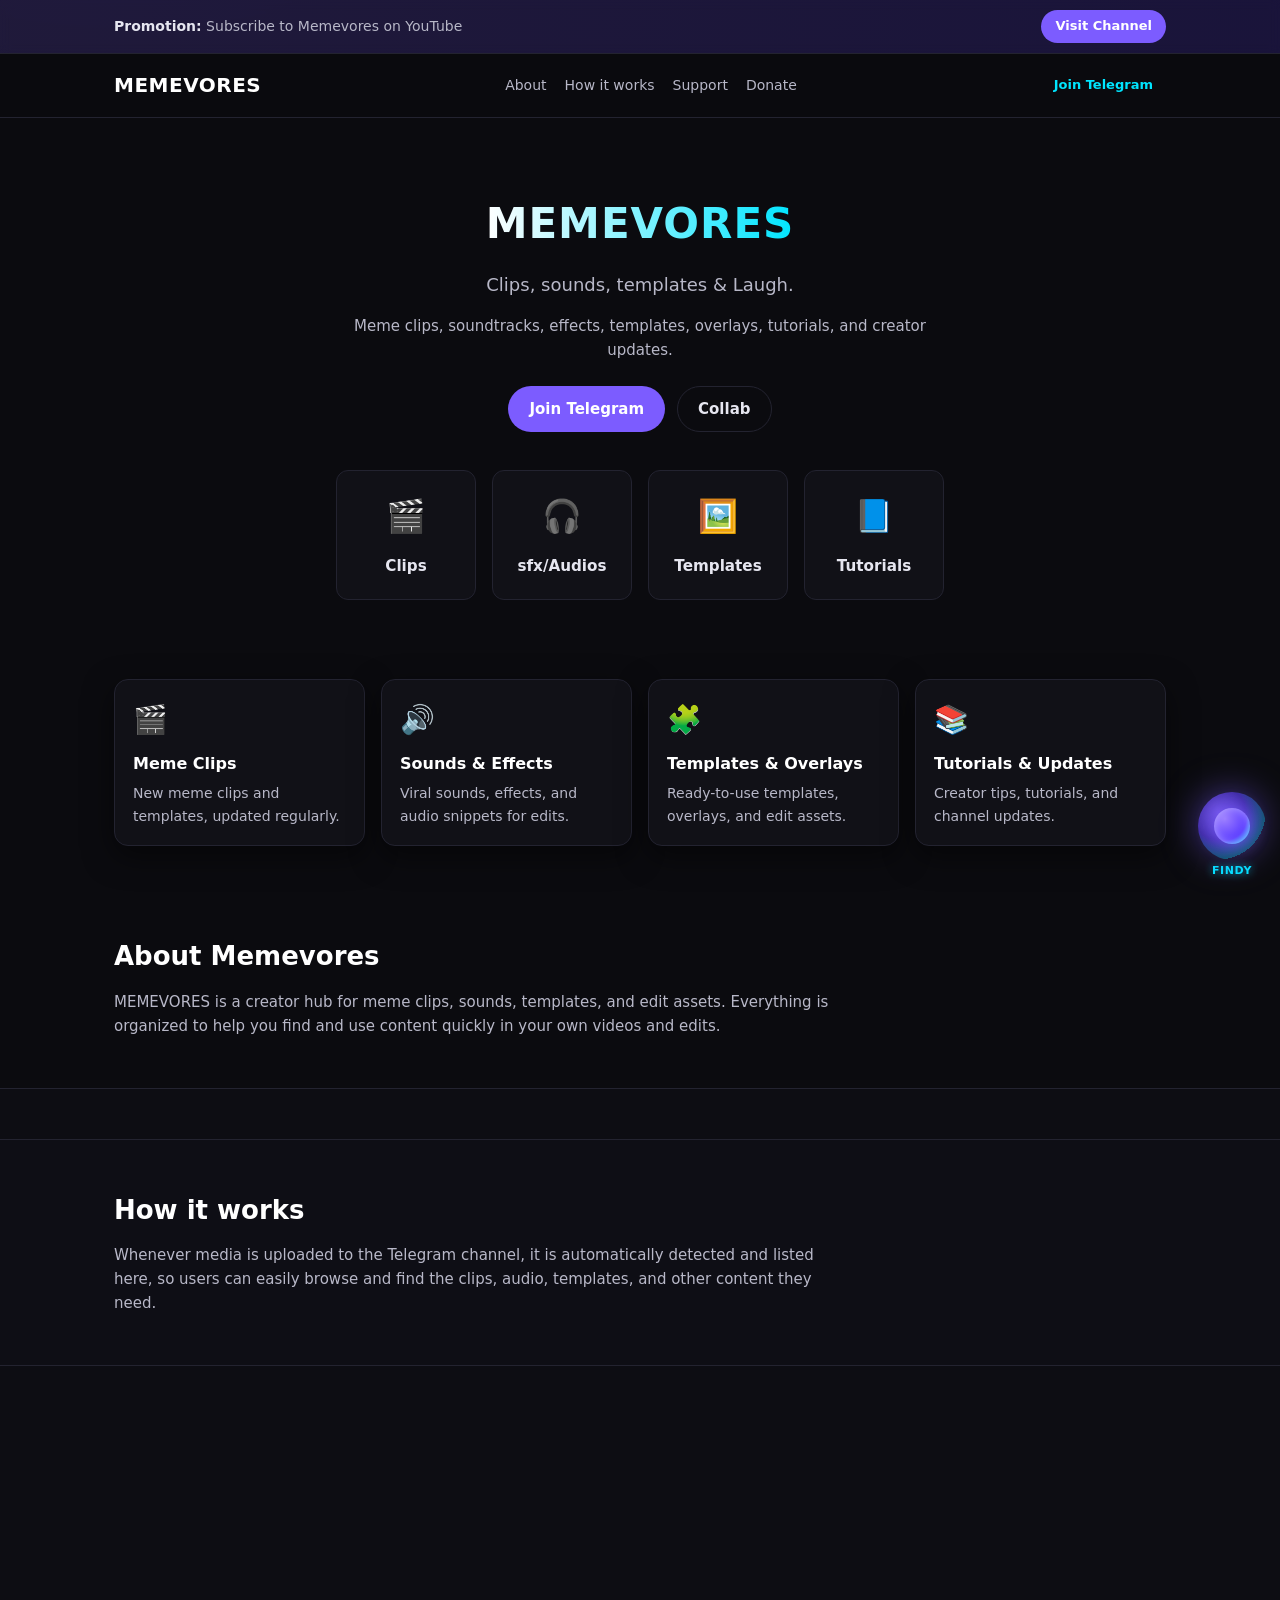
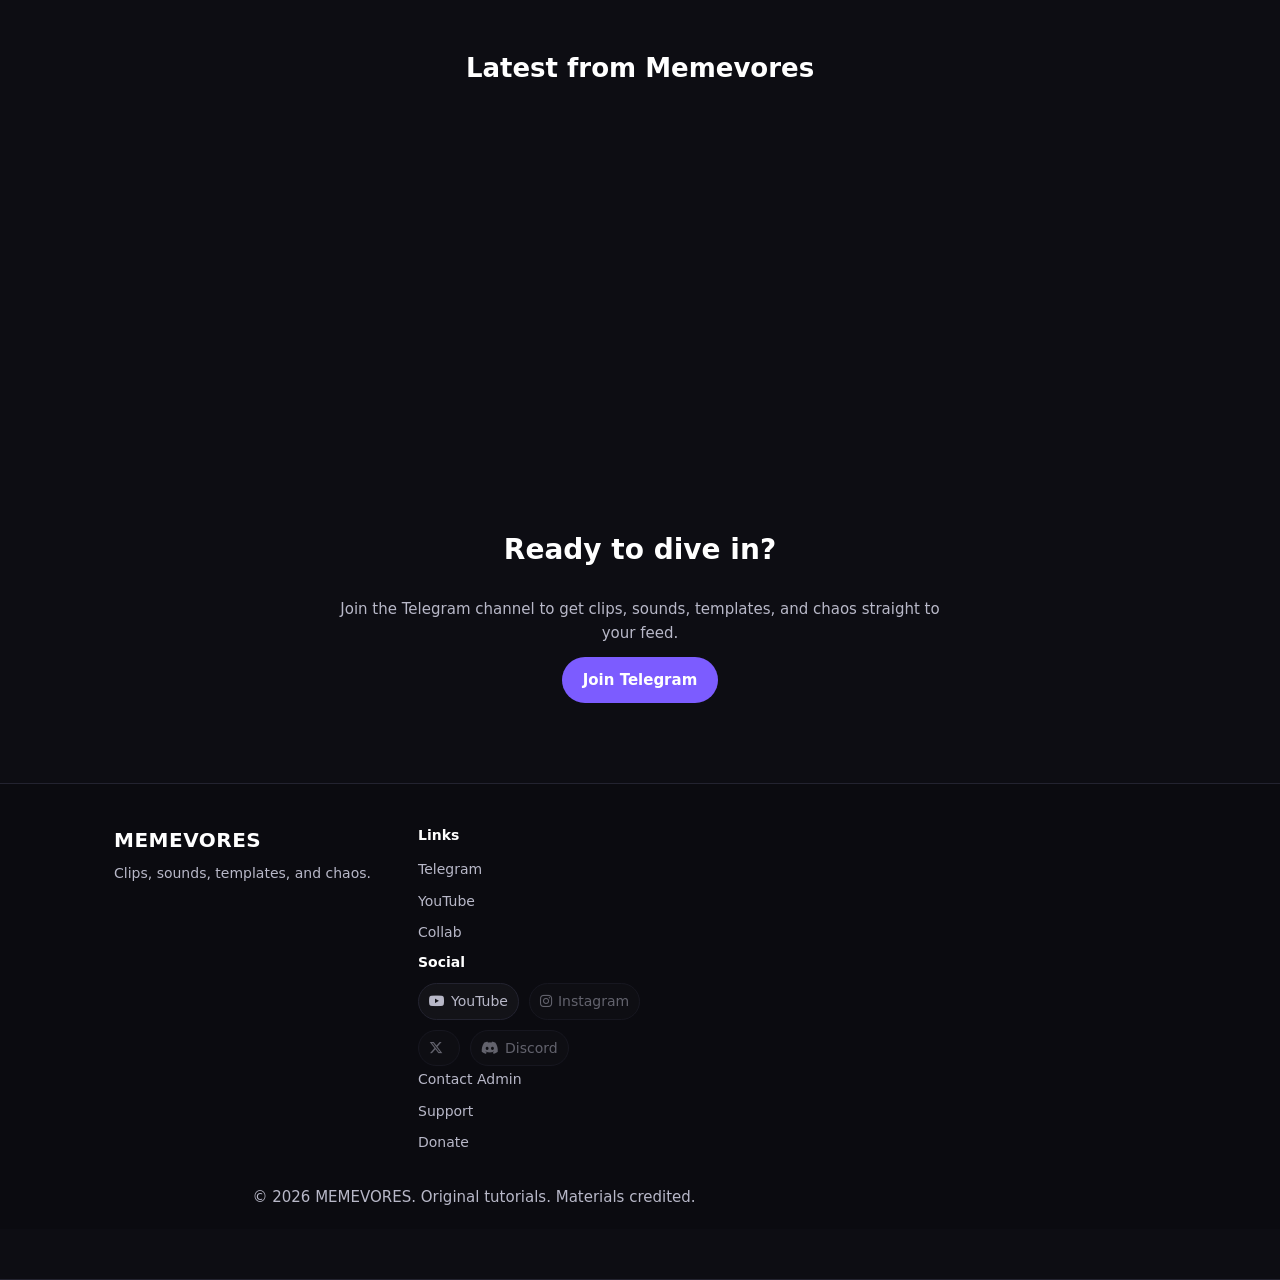
<file: index.html>
<!DOCTYPE html>
<html lang="en">
<head>
  <meta charset="UTF-8" />
  <meta name="viewport" content="width=device-width, initial-scale=1.0" />
  <title>MEMEVORES</title>
  <link
    rel="stylesheet"
    href="https://cdnjs.cloudflare.com/ajax/libs/font-awesome/6.5.2/css/all.min.css"
  />
  <link rel="stylesheet" href="style.css?v=3" />
</head>
<body>
  <!-- Promotion Banner -->
  <div id="promotion-banner" class="promotion-banner hidden"></div>

  <!-- Header -->
  <header class="site-header">
    <div class="container header-inner">
      <div class="logo" id="logo-text">MEMEVORES</div>
      <nav class="site-nav">
        <a href="#about">About</a>
        <a href="#how-it-works">How it works</a>
        <a href="#support">Support</a>
        <a href="#donate">Donate</a>
      </nav>
      <a id="telegram-header-btn" class="btn btn-sm" href="#" target="_blank" rel="noopener">
        Join Telegram
      </a>
    </div>
  </header>

  <!-- Hero -->
  <section class="hero">
    <div class="container hero-inner">
      <h1 id="hero-title">MEMEVORES</h1>
      <p id="hero-subtitle" class="hero-subtitle">Clips, sounds, templates & Laugh.</p>
      <p id="hero-description" class="hero-description"></p>
      <div id="hero-buttons" class="hero-buttons"></div>

      <!-- Category boxes -->
      <div class="category-grid" id="category-grid">
        <button class="category-card" data-category="clips">
          <div class="category-icon">🎬</div>
          <div class="category-name">Clips</div>
        </button>
        <button class="category-card" data-category="audio">
          <div class="category-icon">🎧</div>
          <div class="category-name">sfx/Audios</div>
        </button>
        <button class="category-card" data-category="templates">
          <div class="category-icon">🖼️</div>
          <div class="category-name">Templates</div>
        </button>
        <button class="category-card" data-category="tutorials">
          <div class="category-icon">📘</div>
          <div class="category-name">Tutorials</div>
        </button>
      </div>
    </div>
  </section>

  <!-- Features -->
  <section class="features">
    <div class="container">
      <div id="features-grid" class="features-grid"></div>
    </div>
  </section>

  <!-- Content Sections -->
  <section id="about" class="content-section">
    <div class="container">
      <h2 id="about-title">About Memevores</h2>
      <p id="about-text"></p>
    </div>
  </section>

  <section id="how-it-works" class="content-section alt-bg">
<section id="how-it-works" class="content-section alt-bg">
  <div class="container">
    <h2 id="how-title">How it works</h2>
    <p id="how-text"></p>
  </div>
</section>

  <!-- YouTube Promotion Card -->
  <section id="youtube-promo" class="promo-section">
    <div class="container">
      <div id="youtube-promo-card" class="promo-card"></div>
    </div>
  </section>

  <!-- Feed Section -->
  <section id="feed" class="feed-section">
    <div class="container">
      <h2>Latest from Memevores</h2>
      <div id="feed-grid" class="feed-grid"></div>
    </div>
  </section>

  <!-- CTA -->
  <section id="cta" class="cta-section">
    <div class="container cta-inner">
      <h2 id="cta-title"></h2>
      <p id="cta-description"></p>
      <a id="cta-button" class="btn btn-primary btn-lg" href="#" target="_blank" rel="noopener"></a>
    </div>
  </section>

  <!-- Footer -->
  <footer class="site-footer">
    <div class="container footer-inner">
      <div class="footer-brand">
        <div class="logo" id="footer-logo">MEMEVORES</div>
        <p id="footer-tagline">Clips, sounds, templates, and meme.</p>
      </div>

      <div class="footer-links">
        <div class="footer-col">
          <h4>Links</h4>
          <ul>
            <li><a id="footer-telegram" href="#" target="_blank" rel="noopener">Telegram</a></li>
            <li><a id="footer-youtube" href="#" target="_blank" rel="noopener">YouTube</a></li>
            <li><a id="footer-collab" href="#" target="_blank" rel="noopener">Collab</a></li>
          </ul>
        </div>

        <div class="footer-col">
          <h4>Social</h4>
          <div id="social-buttons" class="social-buttons"></div>
        </div>

        <div class="footer-col">
          <ul>
            <li><a href="https://t.me/+NZcBNeBvClFlMTE1" target="_blank" rel="noopener">Contact Admin</a></li>
            <li><a id="footer-support" href="#support">Support</a></li>
            <li><a href="#donate">Donate</a></li>
          </ul>
        </div>
      </div>
    </div>

    <div class="container copyright">
      <p>&copy; <span id="year"></span> MEMEVORES. Original tutorials. Materials credited.</p>
    </div>
  </footer>

  <!-- Donate Modal -->
  <div id="donate-modal" class="modal hidden">
    <div class="modal-backdrop"></div>
    <div class="modal-content">
      <button id="donate-close" class="modal-close" aria-label="Close">&times;</button>
      <h3 id="donate-title">Payment Methods</h3>
      <p id="donate-description">Payment methods are coming soon. For now, consider supporting via the Support option.</p>

      <div class="donate-actions">
        <a id="donate-support-link" class="btn btn-primary" href="#" target="_blank" rel="noopener">
          Go to Support
        </a>
      </div>
    </div>
  </div>

  <!-- Support Modal -->
  <div id="support-modal" class="modal hidden">
    <div class="modal-backdrop"></div>
    <div class="modal-content">
      <button id="support-close" class="modal-close" aria-label="Close">&times;</button>
      <h3 id="support-title">Thanks for considering support</h3>
      <p id="support-description">Your support helps keep MEMEVORES running with clips, sounds, and tutorials.</p>

      <div class="donate-actions" id="support-buttons">
        <a id="support-mv-admin" class="btn btn-primary" href="#" target="_blank" rel="noopener">
          Contact for support
        </a>
        <!-- Future buttons (Buy Me a Coffee, etc.) can be added here -->
      </div>
    </div>
  </div>

    <!-- Findy AI Assistant -->
<div id="findy-widget" class="findy-widget">
  <div id="findy-chat" class="findy-chat hidden">
    <div class="findy-header">
      <div class="findy-brand">
        <span class="findy-logo">👁️</span>
        <div class="findy-name">
          <div class="findy-title">Findy</div>
          <div class="findy-subtitle">by Memevores</div>
        </div>
      </div>
      <button id="findy-close" class="findy-close" aria-label="Close">✕</button>
    </div>

    <div id="findy-messages" class="findy-messages"></div>

    <div class="findy-input-row">
      <input
        id="findy-input"
        type="text"
        placeholder="Tell me what you need..."
        autocomplete="off"
      />
      <button id="findy-send" class="findy-send">
        <svg width="18" height="18" viewBox="0 0 24 24" fill="none">
          <path d="M5 12h14M12 5l7 7-7 7" stroke="currentColor" stroke-width="2" stroke-linecap="round" stroke-linejoin="round"/>
        </svg>
      </button>
    </div>
  </div>

  <div id="findy-trigger" class="findy-trigger">
    <div class="findy-orb">
      <div class="findy-orb-glow"></div>
      <div class="findy-orb-core"></div>
    </div>
    <div class="findy-label">Findy</div>
  </div>
</div>
    
  <!-- Category Browse Modal -->
<div id="category-modal" class="modal hidden">
  <div class="modal-backdrop"></div>
  <div class="modal-content modal-wide">
    <button id="category-close" class="modal-close" aria-label="Close">&times;</button>
    <h3 id="category-modal-title">Browse</h3>

    <div class="filters">
      <input
        id="category-search"
        type="text"
        placeholder="Search in this category..."
      />
    </div>

    <div id="category-posts-grid" class="feed-grid"></div>

    <!-- Pagination -->
    <div class="category-pagination" id="category-pagination" aria-label="Pagination">
      <button id="cat-prev" class="btn btn-sm" type="button" disabled>
        ← Previous
      </button>
      <div class="page-numbers" id="cat-page-numbers"></div>
      <button id="cat-next" class="btn btn-sm" type="button" disabled>
        Next →
      </button>
    </div>
  </div>
</div>

  <script src="script.js?v=3"></script>
</body>
</html>
</file>
<file: style.css>
/* ===== Base & Variables ===== */
:root {
  --bg: #0b0b0f;
  --bg-alt: #0f0f16;
  --text: #e6e6f0;
  --text-dim: #b8b8c8;
  --primary: #7c5cff;
  --primary-2: #5c3dff;
  --accent: #00e5ff;
  --youtube: #ff0033;
  --border: #232330;
  --card-bg: rgba(20, 20, 28, 0.7);
  --shadow: 0 10px 30px rgba(0, 0, 0, 0.5);
  --radius: 14px;
  --radius-sm: 10px;
  --font-main: ui-sans-serif, system-ui, -apple-system, "Segoe UI", Roboto, "Helvetica Neue", Arial;
}

* {
  box-sizing: border-box;
  margin: 0;
  padding: 0;
}

html {
  scroll-behavior: smooth;
}

body {
  background: radial-gradient(1200px 800px at 10% -10%, #1a1630 0%, var(--bg) 40%),
              radial-gradient(1000px 700px at 110% 10%, #172033 0%, var(--bg) 45%);
  color: var(--text);
  font-family: var(--font-main);
  line-height: 1.6;
  min-height: 100vh;
}

.container {
  width: 100%;
  max-width: 1100px;
  margin: 0 auto;
  padding: 0 20px;
}

a {
  color: var(--accent);
  text-decoration: none;
}

/* ===== Promotion Banner ===== */
.promotion-banner {
  position: sticky;
  top: 0;
  z-index: 50;
  background: linear-gradient(90deg, rgba(124,92,255,0.18), rgba(92,61,255,0.18));
  border-bottom: 1px solid var(--border);
  padding: 10px 0;
  backdrop-filter: blur(6px);
}

.promotion-banner.hidden {
  display: none;
}

.promo-inner {
  display: flex;
  align-items: center;
  justify-content: space-between;
  gap: 16px;
}

.promo-text {
  font-size: 14px;
  color: var(--text-dim);
}

.promo-text strong {
  color: var(--text);
}

.promo-btn {
  background: var(--primary);
  color: #fff;
  padding: 6px 14px;
  border-radius: 999px;
  font-size: 13px;
  font-weight: 600;
  white-space: nowrap;
  transition: transform 0.2s ease, background 0.2s ease;
}

.promo-btn:hover {
  background: var(--primary-2);
  transform: translateY(-1px);
}

/* ===== Header ===== */
.site-header {
  position: sticky;
  top: 0;
  z-index: 40;
  background: rgba(11, 11, 15, 0.7);
  border-bottom: 1px solid var(--border);
  backdrop-filter: blur(10px);
}

.header-inner {
  display: flex;
  align-items: center;
  justify-content: space-between;
  padding: 14px 20px;
  gap: 16px;
}

.logo {
  font-size: 20px;
  font-weight: 800;
  letter-spacing: 0.5px;
  color: #fff;
  text-transform: uppercase;
}

.site-nav {
  display: none;
  gap: 18px;
}

.site-nav a {
  color: var(--text-dim);
  font-size: 14px;
  transition: color 0.2s ease;
}

.site-nav a:hover {
  color: var(--text);
}

@media (min-width: 768px) {
  .site-nav {
    display: flex;
  }
}

.btn {
  display: inline-flex;
  align-items: center;
  justify-content: center;
  gap: 8px;
  padding: 8px 16px;
  border-radius: 999px;
  font-size: 14px;
  font-weight: 600;
  border: 1px solid transparent;
  transition: transform 0.2s ease, background 0.2s ease, border-color 0.2s ease;
  cursor: pointer;
  text-decoration: none;
}

.btn-sm {
  padding: 6px 12px;
  font-size: 13px;
}

.btn-primary {
  background: var(--primary);
  color: #fff;
}

.btn-primary:hover {
  background: var(--primary-2);
  transform: translateY(-1px);
}

.btn-secondary {
  background: transparent;
  color: var(--text);
  border: 1px solid var(--border);
}

.btn-secondary:hover {
  border-color: var(--text-dim);
  transform: translateY(-1px);
}

/* ===== Hero ===== */
.hero {
  padding: 80px 0 40px;
  text-align: center;
}

.hero-inner {
  display: flex;
  flex-direction: column;
  align-items: center;
  gap: 14px;
}

#hero-title {
  font-size: 42px;
  font-weight: 900;
  letter-spacing: 1px;
  background: linear-gradient(90deg, #fff, var(--accent));
  -webkit-background-clip: text;
  background-clip: text;
  color: transparent;
}

.hero-subtitle {
  font-size: 18px;
  color: var(--text-dim);
  max-width: 520px;
}

.hero-description {
  font-size: 15px;
  color: var(--text-dim);
  max-width: 640px;
}

.hero-buttons {
  display: flex;
  gap: 12px;
  margin-top: 10px;
  flex-wrap: wrap;
  justify-content: center;
}

.btn-lg {
  padding: 10px 20px;
  font-size: 15px;
}

/* ===== Features ===== */
.features {
  padding: 40px 0;
}

.features-grid {
  display: grid;
  grid-template-columns: 1fr;
  gap: 16px;
}

@media (min-width: 700px) {
  .features-grid {
    grid-template-columns: repeat(2, 1fr);
  }
}

@media (min-width: 900px) {
  .features-grid {
    grid-template-columns: repeat(4, 1fr);
  }
}

.feature-card {
  background: var(--card-bg);
  border: 1px solid var(--border);
  border-radius: var(--radius);
  padding: 18px;
  box-shadow: var(--shadow);
  transition: transform 0.2s ease, border-color 0.2s ease;
}

.feature-card:hover {
  transform: translateY(-4px);
  border-color: rgba(124, 92, 255, 0.5);
}

.feature-icon {
  font-size: 28px;
  margin-bottom: 8px;
}

.feature-title {
  font-size: 16px;
  font-weight: 700;
  margin-bottom: 6px;
  color: #fff;
}

.feature-desc {
  font-size: 14px;
  color: var(--text-dim);
}

/* ===== Content Sections ===== */
.content-section {
  padding: 50px 0;
}

.content-section.alt-bg {
  background: rgba(15, 15, 22, 0.6);
  border-top: 1px solid var(--border);
  border-bottom: 1px solid var(--border);
}

.content-section h2 {
  font-size: 26px;
  font-weight: 800;
  margin-bottom: 12px;
  color: #fff;
}

.content-section p {
  font-size: 15px;
  color: var(--text-dim);
  max-width: 720px;
}

/* ===== YouTube Promo Card ===== */
.promo-section {
  padding: 40px 0;
}

.promo-card {
  background: linear-gradient(135deg, rgba(255,0,51,0.12), rgba(124,92,255,0.12));
  border: 1px solid rgba(255, 0, 51, 0.35);
  border-radius: var(--radius);
  padding: 20px;
  display: flex;
  flex-direction: column;
  gap: 10px;
  box-shadow: var(--shadow);
}

.promo-card-title {
  font-size: 18px;
  font-weight: 800;
  color: #fff;
}

.promo-card-desc {
  font-size: 14px;
  color: var(--text-dim);
}

.promo-card-btn {
  align-self: flex-start;
  background: var(--youtube);
  color: #fff;
  padding: 8px 16px;
  border-radius: 999px;
  font-size: 14px;
  font-weight: 700;
  text-decoration: none;
  transition: transform 0.2s ease, filter 0.2s ease;
}

.promo-card-btn:hover {
  transform: translateY(-2px);
  filter: brightness(1.1);
}

/* ===== CTA ===== */
.cta-section {
  padding: 60px 0 80px;
  text-align: center;
}

.cta-inner {
  display: flex;
  flex-direction: column;
  align-items: center;
  gap: 12px;
}

.cta-inner h2 {
  font-size: 28px;
  font-weight: 800;
  color: #fff;
}

.cta-inner p {
  font-size: 15px;
  color: var(--text-dim);
  max-width: 620px;
}

/* ===== Footer ===== */
.site-footer {
  border-top: 1px solid var(--border);
  padding: 40px 0 20px;
  background: rgba(11, 11, 15, 0.7);
}

.footer-inner {
  display: grid;
  grid-template-columns: 1fr;
  gap: 24px;
}

@media (min-width: 800px) {
  .footer-inner {
    grid-template-columns: 1.2fr 1fr 1fr 1fr;
  }
}

.footer-brand .logo {
  margin-bottom: 6px;
}

#footer-tagline {
  font-size: 14px;
  color: var(--text-dim);
}

.footer-col h4 {
  font-size: 14px;
  font-weight: 700;
  margin-bottom: 10px;
  color: #fff;
}

.footer-col ul {
  list-style: none;
}

.footer-col li {
  margin-bottom: 6px;
}

.footer-col a {
  color: var(--text-dim);
  font-size: 14px;
  transition: color 0.2s ease;
}

.footer-col a:hover {
  color: var(--text);
}

.social-buttons {
  display: flex;
  gap: 10px;
  flex-wrap: wrap;
}

.social-btn {
  display: inline-flex;
  align-items: center;
  gap: 6px;
  padding: 6px 10px;
  border-radius: 999px;
  border: 1px solid var(--border);
  background: rgba(255, 255, 255, 0.03);
  color: var(--text);
  font-size: 13px;
  text-decoration: none;
  transition: transform 0.2s ease, border-color 0.2s ease, background 0.2s ease;
}

.social-btn:hover {
  transform: translateY(-2px);
  border-color: var(--text-dim);
  background: rgba(255, 255, 255, 0.06);
}

.social-btn.disabled {
  opacity: 0.5;
  pointer-events: none;
}

.copyright {
  margin-top: 24px;
  text-align: center;
  font-size: 13px;
  color: var(--text-dim);
}

/* ===== Donate Modal ===== */
.modal {
  position: fixed;
  inset: 0;
  z-index: 100;
  display: flex;
  align-items: center;
  justify-content: center;
  padding: 20px;
}

.modal.hidden {
  display: none;
}

.modal-backdrop {
  position: absolute;
  inset: 0;
  background: rgba(0, 0, 0, 0.7);
  backdrop-filter: blur(4px);
}

.modal-content {
  position: relative;
  width: 100%;
  max-width: 420px;
  background: #0f0f16;
  border: 1px solid var(--border);
  border-radius: var(--radius);
  padding: 22px;
  box-shadow: var(--shadow);
}

.modal-close {
  position: absolute;
  top: 10px;
  right: 10px;
  background: transparent;
  border: none;
  color: var(--text-dim);
  font-size: 22px;
  cursor: pointer;
  line-height: 1;
}

.modal-close:hover {
  color: #fff;
}

#donate-title {
  font-size: 20px;
  font-weight: 800;
  margin-bottom: 6px;
  color: #fff;
}

#donate-description {
  font-size: 14px;
  color: var(--text-dim);
  margin-bottom: 14px;
}

.donate-qr {
  text-align: center;
  margin: 10px 0 14px;
}

.donate-qr img {
  max-width: 220px;
  border-radius: 10px;
  border: 1px solid var(--border);
}

.donate-qr-note {
  font-size: 13px;
  color: var(--text-dim);
  margin-top: 6px;
}

.donate-direct {
  text-align: center;
  margin: 10px 0 14px;
}

.donate-actions {
  display: flex;
  justify-content: center;
}

.donate-actions .btn {
  width: 100%;
}

/* ===== Utilities ===== */
.hidden {
  display: none !important;
}

#support-description {
  font-size: 14px;
  color: var(--text-dim);
  font-weight: 400;
  margin-bottom: 14px;
}

/* ===== Feed Section ===== */
.feed-section {
  padding: 50px 0;
}

.feed-section h2 {
  font-size: 26px;
  font-weight: 800;
  margin-bottom: 20px;
  color: #fff;
  text-align: center;
}

.feed-grid {
  display: grid;
  grid-template-columns: 1fr;
  gap: 18px;
}

@media (min-width: 600px) {
  .feed-grid {
    grid-template-columns: repeat(2, 1fr);
  }
}

@media (min-width: 900px) {
  .feed-grid {
    grid-template-columns: repeat(3, 1fr);
  }
}

.feed-card {
  background: var(--card-bg);
  border: 1px solid var(--border);
  border-radius: var(--radius);
  overflow: hidden;
  box-shadow: var(--shadow);
  display: flex;
  flex-direction: column;
  transition: transform 0.2s ease, border-color 0.2s ease;
}

.feed-card:hover {
  transform: translateY(-4px);
  border-color: rgba(124, 92, 255, 0.5);
}

.feed-media {
  width: 100%;
  background: #000;
  display: block;
}

.feed-media img,
.feed-media video {
  width: 100%;
  height: auto;
  display: block;
}

.feed-content {
  padding: 14px;
  display: flex;
  flex-direction: column;
  gap: 10px;
  flex: 1;
}

.feed-caption {
  font-size: 14px;
  color: var(--text-dim);
  line-height: 1.5;
  margin: 0;
}

.feed-telegram-btn {
  align-self: flex-start;
  background: transparent;
  color: var(--text);
  border: 1px solid var(--border);
  padding: 6px 12px;
  border-radius: 999px;
  font-size: 13px;
  font-weight: 600;
  text-decoration: none;
  transition: transform 0.2s ease, border-color 0.2s ease, background 0.2s ease;
}

.feed-telegram-btn:hover {
  transform: translateY(-2px);
  border-color: var(--text-dim);
  background: rgba(255, 255, 255, 0.05);
}

.feed-card.text-only .feed-media {
  display: none;
}

/* Category grid in hero */
.category-grid {
  display: grid;
  grid-template-columns: repeat(auto-fit, minmax(140px, 1fr));
  gap: 1rem;
  margin-top: 1.5rem;
  max-width: 700px;
  margin-left: auto;
  margin-right: auto;
}

.category-card {
  background: var(--card-bg);
  border: 1px solid var(--border);
  border-radius: 12px;
  padding: 1.25rem 1rem;
  display: flex;
  flex-direction: column;
  align-items: center;
  gap: 0.5rem;
  cursor: pointer;
  color: var(--text);
  transition: transform 0.15s ease, border-color 0.15s ease, background 0.15s ease;
}

.category-card:hover {
  transform: translateY(-2px);
  border-color: var(--accent);
  background: #1a1a22;
}

.category-icon {
  font-size: 2rem;
  margin-bottom: 0.25rem;
}

.category-name {
  font-size: 0.95rem;
  font-weight: 600;
}

/* Wider modal for category browse */
.modal-wide {
  max-width: 900px;
}

/* Filters inside category modal */
.filters {
  display: flex;
  gap: 0.75rem;
  flex-wrap: wrap;
  margin-bottom: 1rem;
}

.filters input {
  flex: 1;
  min-width: 200px;
  background: var(--card-bg);
  border: 1px solid var(--border);
  color: var(--text);
  padding: 0.5rem 0.75rem;
  border-radius: 8px;
  font-size: 0.95rem;
}

/* Reuse feed-card styles for category posts */
#category-posts-grid .feed-card {
  cursor: pointer;
}

/* Audio posts: compact player, not square */
.feed-card:has(.feed-media audio),
#category-posts-grid .feed-card:has(.feed-media audio) {
  /* Remove fixed square aspect for audio */
}

.feed-card:has(.feed-media audio) .feed-media {
  aspect-ratio: auto;
  min-height: 80px;
  display: flex;
  align-items: center;
  justify-content: center;
  padding: 0.75rem;
}

.feed-card:has(.feed-media audio) .feed-media audio {
  width: 100%;
  max-width: 100%;
  height: auto;
}

.media-type-label {
  background: #1f1f2a;
  color: #cfcfe6;
  border: 1px solid #262633;
  border-radius: 8px;
  padding: 0.4rem 0.7rem;
  font-size: 0.85rem;
  font-weight: 600;
}

.scroll-reveal {
  opacity: 0;
  transform: translateY(42px);
  transition:
    opacity 700ms cubic-bezier(0.22, 1, 0.36, 1),
    transform 700ms cubic-bezier(0.22, 1, 0.36, 1);
  will-change: opacity, transform;
}

.scroll-reveal.from-top {
  transform: translateY(-42px);
}

.scroll-reveal.show {
  opacity: 1;
  transform: translateY(0);
}

@media (prefers-reduced-motion: reduce) {
  .scroll-reveal,
  .scroll-reveal.from-top,
  .scroll-reveal.show {
    opacity: 1;
    transform: none;
    transition: none;
  }
}

/* ===== Category Pagination ===== */
.category-pagination {
  display: flex;
  align-items: center;
  justify-content: center;
  gap: 10px;
  margin-top: 18px;
  flex-wrap: wrap;
}

.page-numbers {
  display: flex;
  align-items: center;
  gap: 8px;
}

.page-numbers .page-btn {
  min-width: 36px;
  height: 36px;
  display: inline-flex;
  align-items: center;
  justify-content: center;
  padding: 0 10px;
  border-radius: 999px;
  border: 1px solid var(--border);
  background: var(--card-bg);
  color: var(--text);
  font-size: 14px;
  font-weight: 600;
  cursor: pointer;
  transition: transform 0.15s ease, background 0.15s ease, border-color 0.15s ease, color 0.15s ease;
}

.page-numbers .page-btn:hover:not([disabled]) {
  transform: translateY(-2px);
  border-color: var(--accent);
  background: #1a1a22;
}

.page-numbers .page-btn.active {
  background: var(--primary);
  color: #fff;
  border-color: var(--primary);
  pointer-events: none;
}

.page-numbers .page-btn[disabled] {
  opacity: 0.5;
  cursor: not-allowed;
  pointer-events: none;
}

/* Disable Previous/Next when at edges */
.category-pagination .btn[disabled] {
  opacity: 0.5;
  cursor: not-allowed;
  pointer-events: none;
}

/* ===== Responsive Desktop + Mobile Fixes ===== */

/* Prevent horizontal overflow on every screen */
html,
body {
  width: 100%;
  max-width: 100%;
  overflow-x: hidden;
}

/* Make media and long text stay inside their containers */
img,
video,
audio,
iframe {
  max-width: 100%;
}

button,
input,
textarea,
select {
  font: inherit;
}

/* Keep the category modal within the viewport */
.modal {
  overflow-y: auto;
}

.modal-content {
  max-height: calc(100vh - 40px);
  overflow-y: auto;
}

.modal-wide {
  width: min(900px, 100%);
}

/* Better tablet/desktop spacing */
@media (min-width: 768px) {
  .container {
    padding-left: 24px;
    padding-right: 24px;
  }

  .hero {
    padding-top: 72px;
  }
}

/* ===== Phone Layout ===== */
@media (max-width: 767px) {
  .container {
    width: 100%;
    padding-left: 16px;
    padding-right: 16px;
  }

  .header-inner {
    padding: 12px 16px;
    gap: 10px;
  }

  .logo {
    font-size: 16px;
    white-space: nowrap;
  }

  #telegram-header-btn {
    padding: 6px 9px;
    font-size: 11px;
    white-space: nowrap;
  }

  .hero {
    padding: 52px 0 28px;
  }

  #hero-title {
    max-width: 100%;
    font-size: clamp(28px, 10vw, 38px);
    line-height: 1.1;
    overflow-wrap: anywhere;
  }

  .hero-subtitle {
    font-size: 16px;
    line-height: 1.45;
  }

  .hero-description {
    font-size: 14px;
    line-height: 1.5;
  }

  .hero-buttons {
    width: 100%;
    gap: 10px;
  }

  .hero-buttons .btn {
    flex: 1 1 140px;
    min-height: 42px;
  }

  .category-grid {
    width: 100%;
    grid-template-columns: repeat(2, minmax(0, 1fr));
    gap: 10px;
    margin-top: 18px;
  }

  .category-card {
    min-width: 0;
    padding: 14px 8px;
  }

  .category-icon {
    font-size: 1.6rem;
  }

  .category-name {
    font-size: 0.82rem;
    text-align: center;
    overflow-wrap: anywhere;
  }

  .features {
    padding: 28px 0;
  }

  .features-grid {
    gap: 12px;
  }

  .feature-card {
    padding: 15px;
  }

  .feature-icon {
    font-size: 24px;
  }

  .feature-title {
    font-size: 15px;
  }

  .feature-desc {
    font-size: 13px;
  }

  .content-section {
    padding: 34px 0;
  }

  .content-section h2,
  .feed-section h2 {
    font-size: 22px;
  }

  .content-section p {
    font-size: 14px;
  }

  .promo-section {
    padding: 28px 0;
  }

  .promo-card {
    padding: 16px;
  }

  .cta-section {
    padding: 42px 0 56px;
  }

  .cta-inner h2 {
    font-size: 24px;
  }

  .cta-inner p {
    font-size: 14px;
  }

  .feed-section {
    padding: 34px 0;
  }

  .feed-grid {
    grid-template-columns: 1fr;
    gap: 12px;
  }

  .feed-content {
    padding: 12px;
  }

  .feed-caption {
    font-size: 13px;
  }

  .feed-telegram-btn {
    min-height: 38px;
    padding: 7px 11px;
    font-size: 12px;
  }

  .site-footer {
    padding: 30px 0 16px;
  }

  .footer-inner {
    gap: 20px;
  }

  .footer-col a,
  #footer-tagline {
    font-size: 13px;
  }

  .copyright {
    font-size: 11px;
  }

  /* Category modal */
  .modal {
    align-items: flex-start;
    padding: 10px;
  }

  .modal-content,
  .modal-wide {
    width: 100%;
    max-width: 100%;
    max-height: calc(100vh - 20px);
    padding: 17px 13px;
    border-radius: 12px;
  }

  #category-modal-title {
    padding-right: 30px;
    font-size: 19px;
  }

  .filters {
    margin-bottom: 12px;
  }

  .filters input {
    width: 100%;
    min-width: 0;
    min-height: 42px;
    font-size: 16px;
  }

  #category-posts-grid {
    grid-template-columns: 1fr;
    gap: 12px;
  }

  .category-pagination {
    gap: 6px;
    margin-top: 16px;
  }

  .category-pagination .btn {
    min-height: 40px;
    padding: 7px 9px;
    font-size: 11px;
  }

  .page-numbers {
    gap: 5px;
  }

  .page-numbers .page-btn {
    min-width: 34px;
    height: 36px;
    padding: 0 8px;
  }
}

/* Very small phones */
@media (max-width: 380px) {
  .header-inner {
    padding-left: 12px;
    padding-right: 12px;
  }

  .logo {
    font-size: 14px;
  }

  #telegram-header-btn {
    font-size: 10px;
    padding: 5px 7px;
  }

  .container {
    padding-left: 12px;
    padding-right: 12px;
  }

  .category-pagination .btn {
    font-size: 10px;
    padding-left: 7px;
    padding-right: 7px;
  }

  .page-numbers .page-btn {
    min-width: 31px;
    height: 34px;
  }
}

/* Respect reduced-motion preference */
@media (prefers-reduced-motion: reduce) {
  *,
  *::before,
  *::after {
    scroll-behavior: auto !important;
    transition-duration: 0.01ms !important;
    animation-duration: 0.01ms !important;
  }
      }

/* ===== Findy AI Widget ===== */
.findy-widget {
  position: fixed;
  right: 20px;
  bottom: 20px;
  z-index: 9999;
  font-family: var(--font-main);
}

/* Trigger (not button-like) */
.findy-trigger {
  display: flex;
  flex-direction: column;
  align-items: center;
  gap: 8px;
  cursor: pointer;
  user-select: none;
}

.findy-orb {
  position: relative;
  width: 56px;
  height: 56px;
  display: grid;
  place-items: center;
  filter: drop-shadow(0 0 18px rgba(124, 92, 255, 0.7));
}

.findy-orb-glow {
  position: absolute;
  inset: -6px;
  border-radius: 50%;
  background: radial-gradient(
    circle at 30% 30%,
    rgba(124, 92, 255, 0.9),
    rgba(92, 61, 255, 0.6) 40%,
    rgba(0, 229, 255, 0.35) 70%,
    transparent 70%
  );
  animation: findy-pulse 2.4s ease-in-out infinite;
  opacity: 0.9;
}

.findy-orb-core {
  position: relative;
  width: 36px;
  height: 36px;
  border-radius: 50%;
  background: radial-gradient(
    circle at 30% 30%,
    #9b7dff,
    #5c3dff 60%,
    #00e5ff
  );
  box-shadow:
    inset 0 0 10px rgba(255, 255, 255, 0.5),
    0 0 18px rgba(124, 92, 255, 0.8);
}

.findy-label {
  font-size: 11px;
  font-weight: 700;
  letter-spacing: 0.6px;
  color: var(--accent);
  text-transform: uppercase;
  text-shadow: 0 0 8px rgba(0, 229, 255, 0.7);
}

@keyframes findy-pulse {
  0%, 100% {
    transform: scale(1);
    opacity: 0.9;
  }
  50% {
    transform: scale(1.08);
    opacity: 1;
  }
}

/* Chat window */
.findy-chat {
  position: absolute;
  right: 0;
  bottom: 80px;
  width: min(360px, 92vw);
  max-height: 520px;
  display: flex;
  flex-direction: column;
  background: rgba(11, 11, 15, 0.95);
  border: 1px solid var(--border);
  border-radius: 16px;
  box-shadow: 0 10px 40px rgba(0, 0, 0, 0.7);
  overflow: hidden;
  backdrop-filter: blur(10px);
}

.findy-chat.hidden {
  display: none;
}

.findy-header {
  display: flex;
  align-items: center;
  justify-content: space-between;
  padding: 12px 14px;
  border-bottom: 1px solid var(--border);
  background: linear-gradient(
    90deg,
    rgba(124, 92, 255, 0.12),
    rgba(92, 61, 255, 0.12)
  );
}

.findy-brand {
  display: flex;
  align-items: center;
  gap: 10px;
}

.findy-logo {
  font-size: 20px;
  filter: drop-shadow(0 0 8px rgba(0, 229, 255, 0.7));
}

.findy-name {
  display: flex;
  flex-direction: column;
}

.findy-title {
  font-size: 15px;
  font-weight: 800;
  color: #fff;
  letter-spacing: 0.4px;
}

.findy-subtitle {
  font-size: 10px;
  color: var(--text-dim);
  letter-spacing: 0.6px;
  text-transform: uppercase;
}

.findy-close {
  background: transparent;
  border: none;
  color: var(--text-dim);
  font-size: 20px;
  cursor: pointer;
  line-height: 1;
  transition: color 0.2s ease;
}

.findy-close:hover {
  color: #fff;
}

.findy-messages {
  flex: 1;
  overflow-y: auto;
  padding: 12px;
  display: flex;
  flex-direction: column;
  gap: 10px;
}

.findy-message {
  max-width: 85%;
  padding: 8px 11px;
  border-radius: 12px;
  font-size: 13px;
  line-height: 1.45;
  word-wrap: break-word;
}

.findy-message.user {
  align-self: flex-end;
  background: linear-gradient(
    135deg,
    rgba(124, 92, 255, 0.25),
    rgba(92, 61, 255, 0.25)
  );
  border: 1px solid rgba(124, 92, 255, 0.35);
  color: var(--text);
}

.findy-message.ai {
  align-self: flex-start;
  background: rgba(20, 20, 28, 0.7);
  border: 1px solid var(--border);
  color: var(--text);
}

.findy-input-row {
  display: flex;
  gap: 8px;
  padding: 10px;
  border-top: 1px solid var(--border);
  background: rgba(11, 11, 15, 0.7);
}

#findy-input {
  flex: 1;
  background: rgba(20, 20, 28, 0.7);
  border: 1px solid var(--border);
  color: var(--text);
  padding: 8px 10px;
  border-radius: 10px;
  font-size: 13px;
  outline: none;
}

#findy-input:focus {
  border-color: var(--accent);
}

.findy-send {
  background: var(--primary);
  color: #fff;
  border: none;
  border-radius: 10px;
  width: 38px;
  height: 38px;
  display: grid;
  place-items: center;
  cursor: pointer;
  transition: transform 0.15s ease, background 0.2s ease;
}

.findy-send:hover {
  background: var(--primary-2);
  transform: translateY(-1px);
}

/* Mobile adjustments */
@media (max-width: 480px) {
  .findy-widget {
    right: 12px;
    bottom: 12px;
  }

  .findy-chat {
    bottom: 72px;
    width: min(340px, 94vw);
    max-height: 60vh;
  }

  .findy-orb {
    width: 50px;
    height: 50px;
  }

  .findy-orb-core {
    width: 32px;
    height: 32px;
  }
}
.findy-media-card {
  max-width: 100%;
  padding: 8px;
}

.findy-media-card video,
.findy-media-card img {
  border-radius: 8px;
  background: #000;
}
</file>
